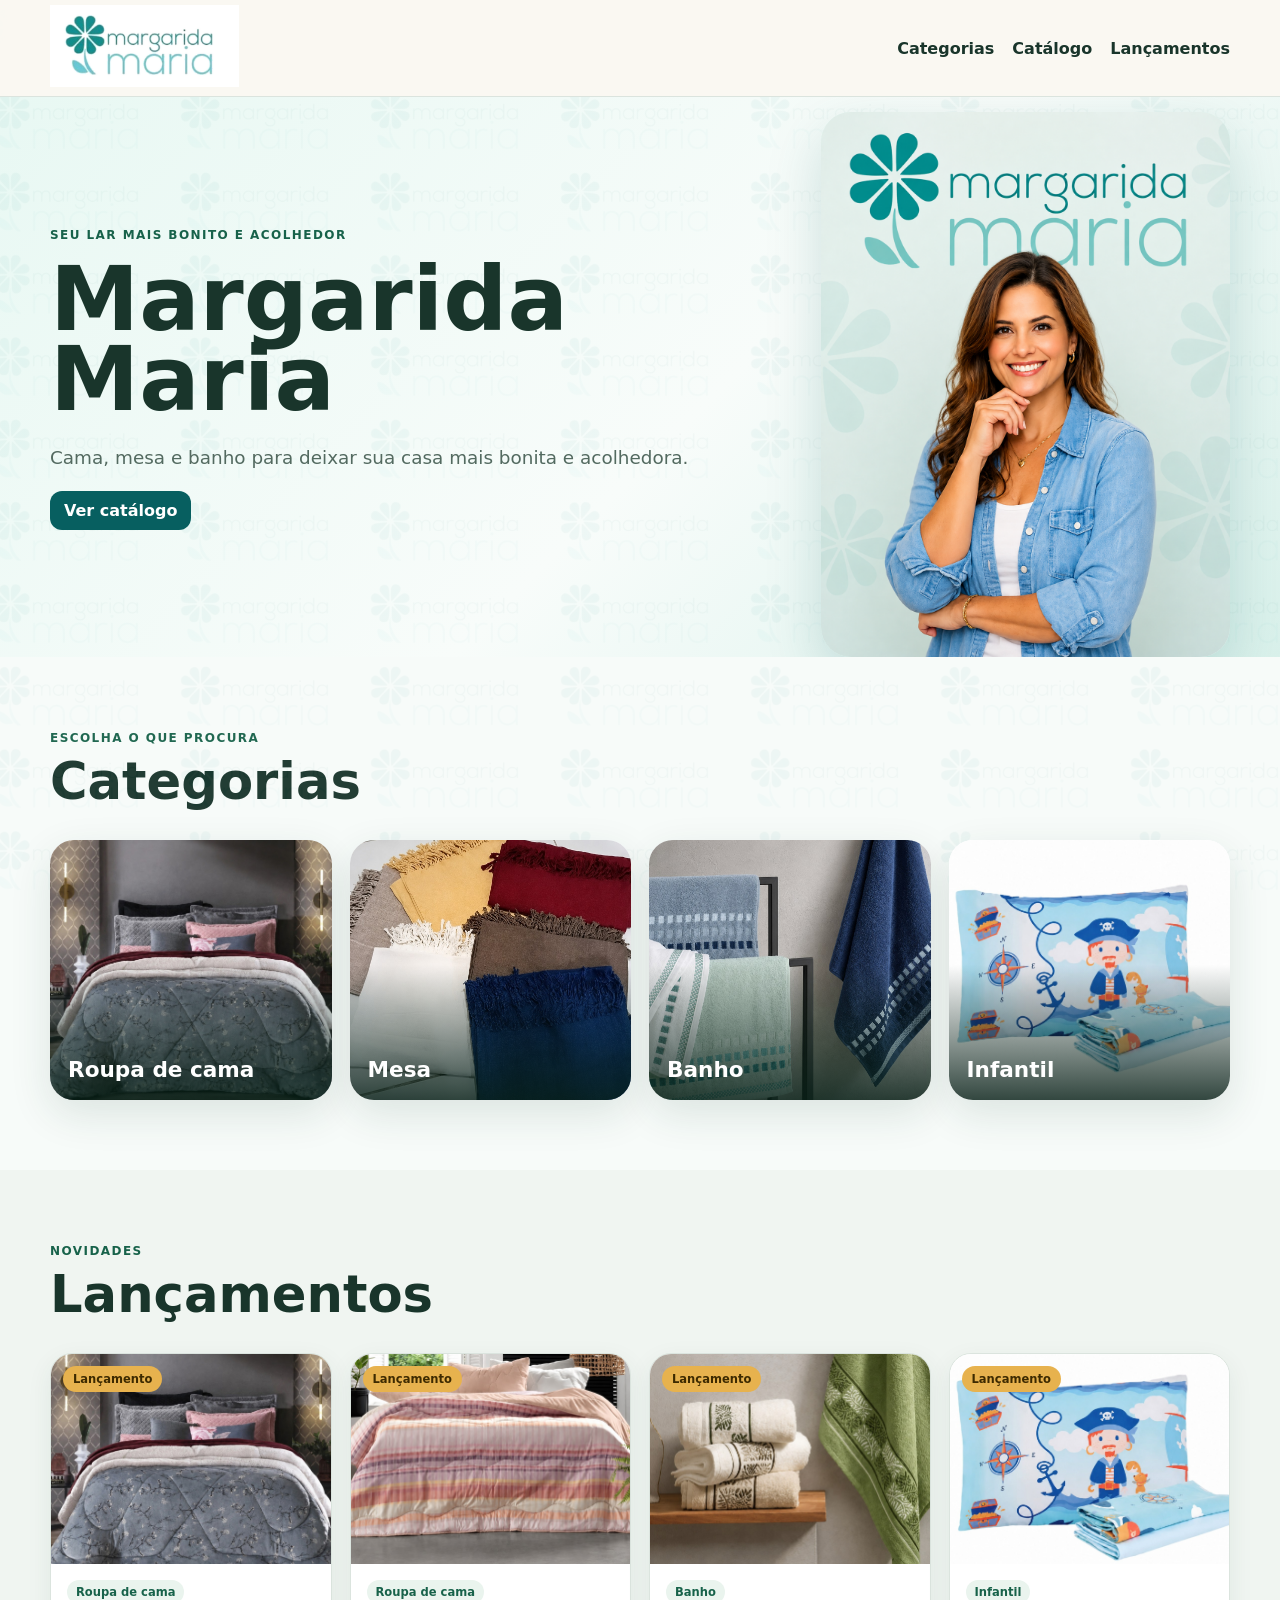
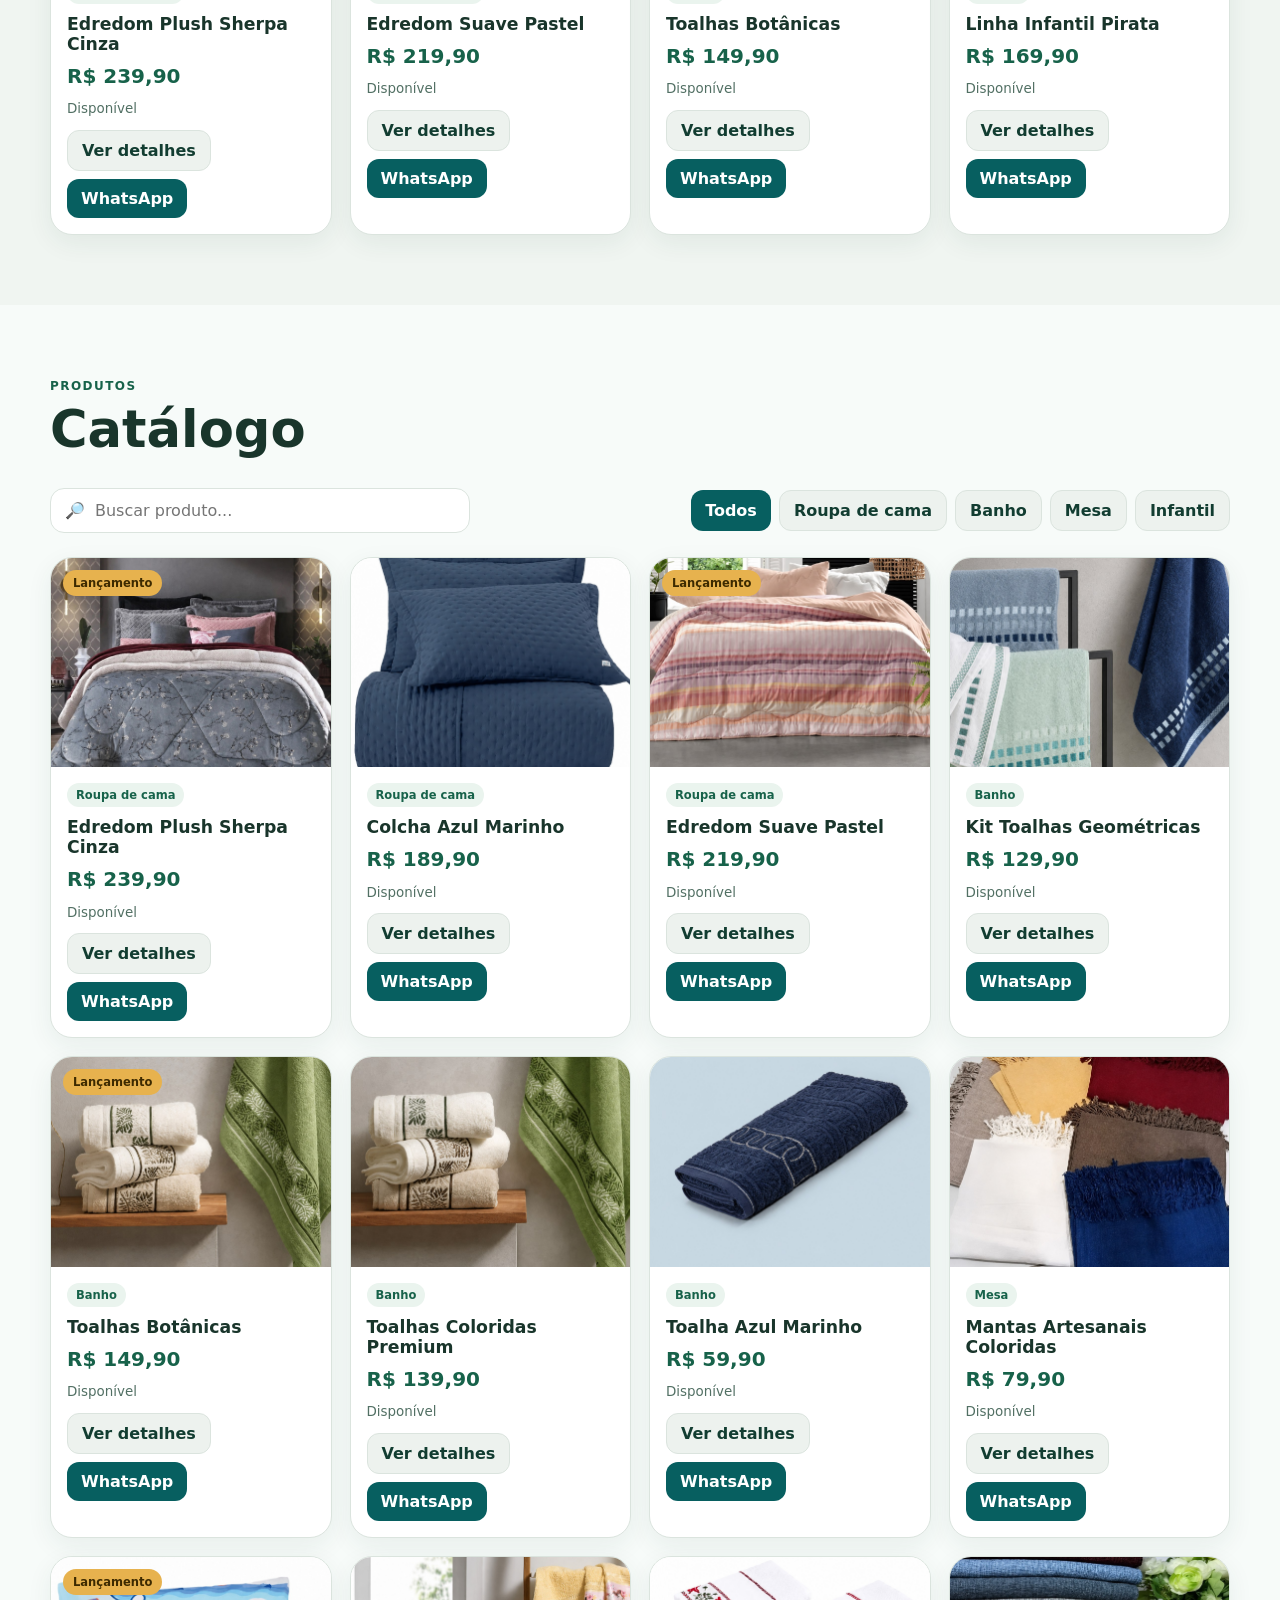
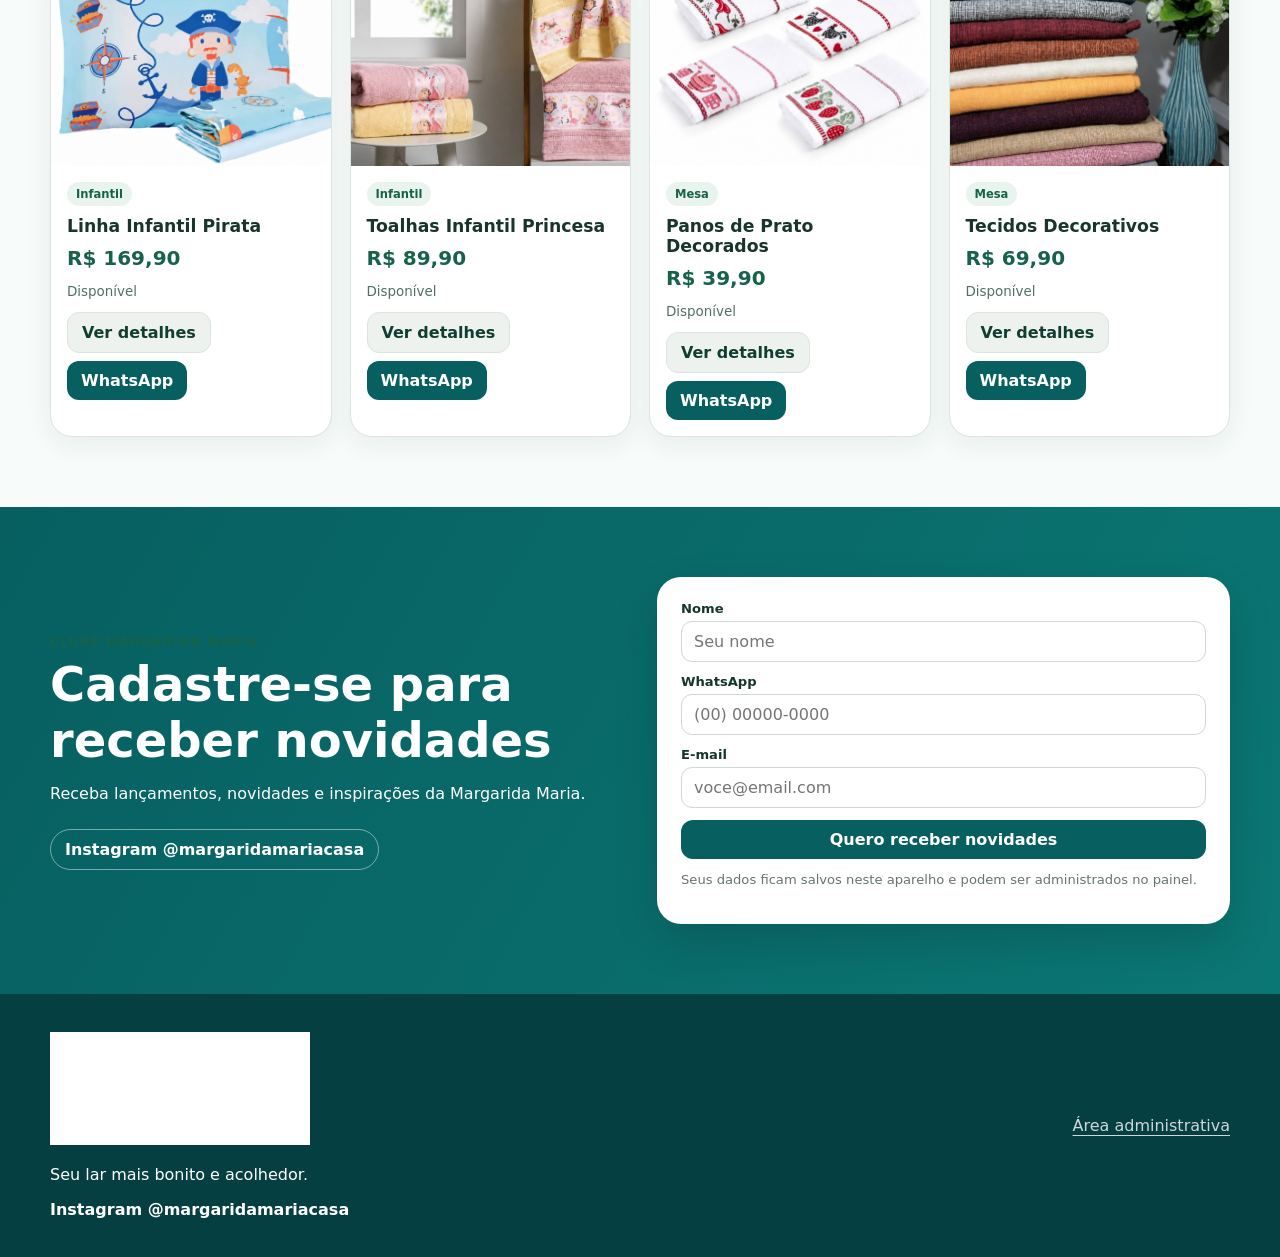
<file: index.html>
<!doctype html><html lang="pt-BR"><head><meta charset="utf-8"><meta name="viewport" content="width=device-width,initial-scale=1,viewport-fit=cover"><meta name="theme-color" content="#17624a"><meta name="description" content="Margarida Maria - Cama, Mesa e Banho"><title>Margarida Maria | Cama, Mesa e Banho</title><link rel="manifest" href="manifest.json"><link rel="icon" href="favicon.png"><link rel="apple-touch-icon" href="icon-192.png"><link rel="stylesheet" href="styles.css"></head><body>
<header class="topbar"><div class="container nav"><a class="brand" href="./"><img src="logo-margarida-maria.png" alt="Margarida Maria"></a><nav class="navlinks"><a href="#categorias">Categorias</a><a href="#catalogo">Catálogo</a><a href="#lancamentos">Lançamentos</a><a href="#historias" id="storiesNav" hidden>Histórias</a><button class="install-top" id="installTop" hidden>⬇ Instalar app</button></nav></div></header>
<main><section class="hero"><div class="container hero-grid"><div class="hero-copy"><span class="eyebrow">Seu lar mais bonito e acolhedor</span><h1 id="heroTitle">Margarida Maria</h1><p id="heroText">Cama, mesa e banho para deixar sua casa mais bonita e acolhedora.</p><a class="btn primary" href="#catalogo">Ver catálogo</a></div><div class="hero-maria branded-maria"><img src="maria-logo.png" alt="Maria - Margarida Maria"></div></div></section>
<section class="section" id="categorias"><div class="container"><div class="section-head"><div><span class="eyebrow">Escolha o que procura</span><h2>Categorias</h2></div></div><div class="category-photo-grid" id="categoryPhotoGrid"></div></div></section>
<section class="section soft" id="lancamentos"><div class="container"><div class="section-head"><div><span class="eyebrow">Novidades</span><h2>Lançamentos</h2></div></div><div class="grid" id="launchGrid"></div></div></section>
<section class="section stories-section" id="historias" hidden><div class="container"><div class="section-head"><div><span class="eyebrow">Histórias com a Maria</span><h2>Um problema, uma ideia, um lar mais bonito</h2><p class="muted">Histórias rápidas em que a Maria ajuda clientes a encontrar peças para cada momento.</p></div></div><div id="storiesGrid" class="stories-grid"></div></div></section>
<section class="section" id="catalogo"><div class="container"><div class="section-head"><div><span class="eyebrow">Produtos</span><h2>Catálogo</h2></div></div><div class="catalog-tools"><label class="search">🔎 <input id="searchInput" type="search" placeholder="Buscar produto..."></label><div id="categoryFilters" class="filters"></div></div><div class="grid" id="productGrid"></div></div></section>
<section class="section client-signup" id="cadastro"><div class="container signup-grid"><div><span class="eyebrow">Clube Margarida Maria</span><h2>Cadastre-se para receber novidades</h2><p>Receba lançamentos, novidades e inspirações da Margarida Maria.</p><a class="instagram-link" href="https://www.instagram.com/margaridamariacasa?igsh=MW93OTB4bXdwNjh5Zg==" target="_blank" rel="noopener">Instagram @margaridamariacasa</a></div><form id="clientForm" class="signup-card"><div class="field"><label>Nome</label><input id="clientName" required placeholder="Seu nome"></div><div class="field"><label>WhatsApp</label><input id="clientPhone" placeholder="(00) 00000-0000"></div><div class="field"><label>E-mail</label><input id="clientEmail" type="email" placeholder="voce@email.com"></div><button class="btn primary full-btn" type="submit">Quero receber novidades</button><p class="small muted">Seus dados ficam salvos neste aparelho e podem ser administrados no painel.</p></form></div></section>
</main>
<footer class="footer"><div class="container footer-row"><div><img class="footer-logo" src="logo-margarida-maria.png" alt="Margarida Maria"><p>Seu lar mais bonito e acolhedor.</p><a class="footer-social" href="https://www.instagram.com/margaridamariacasa?igsh=MW93OTB4bXdwNjh5Zg==" target="_blank" rel="noopener">Instagram @margaridamariacasa</a></div><a class="admin-entry" href="admin.html">Área administrativa</a></div></footer>
<div class="modal" id="productModal"><div class="modal-box product-modal-box"><button class="modal-close" id="modalClose">×</button><div id="modalContent"></div></div></div><div class="zoom-viewer" id="zoomViewer"><button class="zoom-close" id="zoomClose">×</button><img id="zoomImage"><div class="zoom-hint">Clique fora para fechar</div></div><div class="toast" id="toast"></div>

<script src="supabase-config.js"></script>
<script src="supabase-stories.js"></script>
<script src="data.js"></script>
<script src="supabase-products.js"></script>
<script src="app.js"></script>
<script src="stories.js"></script>
</body></html>
</file>
<file: styles.css>
:root{--green:#17624a;--deep:#123d31;--cream:#faf8f2;--soft:#f2f6f3;--line:#dbe4de;--muted:#64756d;--danger:#b83c3c;--shadow:0 14px 42px rgba(21,66,50,.12)}*{box-sizing:border-box}html{scroll-behavior:smooth}body{margin:0;font-family:Inter,ui-sans-serif,system-ui,-apple-system,Segoe UI,sans-serif;color:#19352b;background:var(--cream)}button,input,textarea,select{font:inherit}a{text-decoration:none;color:inherit}.container{width:min(1180px,calc(100% - 32px));margin:auto}.topbar{position:sticky;top:0;z-index:50;background:rgba(250,248,242,.94);backdrop-filter:blur(12px);border-bottom:1px solid var(--line)}.nav{min-height:96px;display:flex;align-items:center;justify-content:space-between;gap:20px}.brand img{height:82px;max-width:340px;object-fit:contain}.navlinks{display:flex;align-items:center;gap:18px;font-weight:750}.install-top{border:0;border-radius:999px;background:var(--green);color:white;padding:11px 16px;font-weight:800;cursor:pointer}.hero{background:linear-gradient(135deg,#fff 0%,#eef6f1 100%);overflow:hidden}.hero-grid{display:grid;grid-template-columns:1.1fr .9fr;align-items:center;min-height:560px;position:relative}.hero-copy{padding:70px 0}.eyebrow{display:inline-block;text-transform:uppercase;letter-spacing:.12em;font-size:.75rem;font-weight:900;color:var(--green)}.hero h1{font-size:clamp(3rem,7vw,6.8rem);line-height:.9;margin:16px 0 22px}.hero p{font-size:1.15rem;line-height:1.7;color:#536a60;max-width:650px}.hero-maria{align-self:end;justify-self:end;display:flex;justify-content:flex-end}.hero-maria img{display:block;width:min(470px,44vw);max-height:545px;object-fit:contain;object-position:right bottom}.section{padding:70px 0}.soft{background:#f0f5f1}.section-head{display:flex;justify-content:space-between;align-items:end;margin-bottom:24px}.section-head h2{font-size:clamp(2rem,4vw,3.2rem);margin:5px 0}.category-photo-grid{display:grid;grid-template-columns:repeat(4,1fr);gap:18px}.category-photo-card{border:0;border-radius:24px;overflow:hidden;position:relative;box-shadow:var(--shadow);padding:0;cursor:pointer;min-height:260px;background:white}.category-photo-card img{width:100%;height:100%;aspect-ratio:4/3;object-fit:cover;display:block;transition:.3s transform}.category-photo-card:hover img{transform:scale(1.04)}.category-photo-card:after{content:"";position:absolute;inset:0;background:linear-gradient(transparent 48%,rgba(6,31,22,.82))}.category-photo-card span{position:absolute;z-index:2;left:18px;bottom:18px;color:white;font-size:1.35rem;font-weight:900}.catalog-tools{display:flex;gap:14px;align-items:center;justify-content:space-between;flex-wrap:wrap;margin-bottom:24px}.search{display:flex;align-items:center;gap:8px;background:white;border:1px solid var(--line);border-radius:14px;padding:11px 14px;min-width:min(420px,100%)}.search input{border:0;outline:0;background:transparent;width:100%}.filters{display:flex;gap:8px;flex-wrap:wrap}.grid{display:grid;grid-template-columns:repeat(4,1fr);gap:18px}.card{background:white;border:1px solid var(--line);border-radius:22px;overflow:hidden;box-shadow:0 8px 26px rgba(32,72,56,.07);cursor:pointer}.image-wrap{position:relative;background:#f4f5f2}.image-wrap img{width:100%;aspect-ratio:4/3;object-fit:cover;display:block}.launch-badge,.launch-inline{background:#e7b24e;color:#3d2a00;border-radius:999px;padding:6px 10px;font-size:.72rem;font-weight:900}.launch-badge{position:absolute;top:12px;left:12px;z-index:2}.card-body{padding:16px}.chip{display:inline-block;background:#eaf4ee;color:var(--green);border-radius:999px;padding:5px 9px;font-size:.72rem;font-weight:850}.card h3{font-size:1.08rem;margin:10px 0}.price{font-size:1.25rem;font-weight:900;color:var(--green)}.price.big{font-size:2rem}.availability{font-size:.84rem;color:#527064}.availability.out{color:var(--danger)}.card-actions,.actions{display:flex;gap:8px;flex-wrap:wrap}.btn{border:0;border-radius:12px;padding:10px 14px;font-weight:800;cursor:pointer;display:inline-flex;align-items:center;justify-content:center}.btn.primary{background:var(--green);color:white}.btn.secondary{background:#edf2ee;color:var(--deep);border:1px solid var(--line)}.btn.danger{background:#fee8e8;color:#a32828}.btn.tiny{padding:7px 9px;font-size:.78rem}.btn:disabled{opacity:.45}.footer{background:var(--deep);color:white;padding:38px 0}.footer-row{display:flex;justify-content:space-between;align-items:center}.footer-logo{width:260px;filter:brightness(0) invert(1)}.admin-entry{opacity:.8}.modal{position:fixed;inset:0;display:none;align-items:center;justify-content:center;background:rgba(6,22,16,.72);padding:20px;z-index:100}.modal.open{display:flex}.modal-box{position:relative;background:white;border-radius:24px;max-height:92vh;overflow:auto;width:min(1000px,100%);padding:24px}.modal-close{position:absolute;right:14px;top:12px;width:42px;height:42px;border:0;border-radius:50%;font-size:1.5rem;cursor:pointer;z-index:2}.product-detail{display:grid;grid-template-columns:1.08fr .92fr;gap:28px}.product-main-image{width:100%;aspect-ratio:1/1;object-fit:contain;background:#f4f5f2;border-radius:18px;cursor:zoom-in}.product-thumbs{display:grid;grid-template-columns:repeat(5,1fr);gap:8px;margin-top:9px}.product-thumb{border:2px solid transparent;background:white;border-radius:10px;padding:0;overflow:hidden}.product-thumb.active{border-color:var(--green)}.product-thumb img{width:100%;aspect-ratio:1/1;object-fit:cover;display:block}.product-info{padding:10px}.product-description{white-space:pre-line;line-height:1.65;color:#50665d}.zoom-help{font-size:.8rem;color:var(--muted)}.zoom-viewer{display:none;position:fixed;inset:0;background:rgba(0,0,0,.94);z-index:150;align-items:center;justify-content:center;padding:24px}.zoom-viewer.open{display:flex}.zoom-viewer img{max-width:94vw;max-height:90vh;object-fit:contain;cursor:zoom-out}.zoom-close{position:absolute;top:15px;right:15px;width:46px;height:46px;border:0;border-radius:50%;font-size:1.7rem}.zoom-hint{position:absolute;bottom:15px;color:white}.toast{position:fixed;left:50%;bottom:25px;transform:translate(-50%,30px);opacity:0;background:var(--deep);color:#fff;padding:12px 18px;border-radius:999px;transition:.2s;z-index:200}.toast.show{opacity:1;transform:translate(-50%,0)}.empty-state{grid-column:1/-1;padding:35px;text-align:center;border:1px dashed var(--line);border-radius:18px}.muted{color:var(--muted)}.small{font-size:.82rem}.mt10{margin-top:10px}.mt16{margin-top:16px}.full-btn{width:100%}.field label{display:block;font-size:.82rem;font-weight:800;margin-bottom:5px}.field input,.field textarea,.field select{width:100%;border:1px solid #cdd9d2;border-radius:11px;padding:10px 12px;background:#fff}.form-grid{display:grid;grid-template-columns:1fr 1fr;gap:12px}.form-grid .full{grid-column:1/-1}.check-row{display:flex;align-items:center;gap:8px;margin:8px 0}.notice{padding:13px;border-radius:12px;background:#fff5d4;border:1px solid #ebd687;color:#634c00}.login-page{min-height:100vh;display:grid;place-items:center;padding:20px}.login-card{width:min(450px,100%);background:white;padding:28px;border-radius:24px;box-shadow:var(--shadow)}.login-card>img{display:block;width:260px;margin:0 auto 20px}.login-card h1{text-align:center}.back-link,.link-button{display:block;margin:14px auto 0;text-align:center;color:var(--green);font-weight:750}.link-button{background:none;border:0;cursor:pointer}.admin-shell{display:grid;grid-template-columns:270px minmax(0,1fr);min-height:100vh}.sidebar{background:var(--deep);color:white;padding:24px 16px;position:sticky;top:0;height:100vh;overflow:auto}.sidebar>img{width:210px;filter:brightness(0) invert(1);margin:0 auto 24px;display:block}.side-link{display:block;padding:11px 13px;border-radius:10px;margin:4px 0;color:#e8f2ed;cursor:pointer}.side-link:hover,.side-link.active{background:rgba(255,255,255,.12)}.mobile-menu-btn{display:none;width:100%;padding:10px;border-radius:10px;background:transparent;color:white;border:1px solid rgba(255,255,255,.3)}.admin-main{padding:30px;min-width:0}.admin-title{display:flex;justify-content:space-between;align-items:center;gap:15px;margin-bottom:20px}.admin-title h1{margin:4px 0;font-size:clamp(1.8rem,4vw,2.8rem)}.kpis{display:grid;grid-template-columns:repeat(4,1fr);gap:14px}.kpi,.settings-card{background:white;border:1px solid var(--line);border-radius:18px;padding:18px}.kpi span{color:var(--muted)}.kpi strong{display:block;font-size:1.9rem}.admin-section{margin-top:28px}.table-wrap{overflow:auto;background:white;border:1px solid var(--line);border-radius:18px}.table{width:100%;border-collapse:collapse;min-width:850px}.table th,.table td{padding:12px;border-bottom:1px solid var(--line);text-align:left}.table-thumb{width:58px;height:58px;object-fit:cover;border-radius:10px}.table-actions{display:flex;gap:6px}.product-editor{display:grid;grid-template-columns:310px 1fr;gap:20px;background:white;border:1px solid var(--line);border-radius:20px;padding:18px}.image-editor>img{width:100%;aspect-ratio:1/1;object-fit:cover;border-radius:16px}.admin-image-gallery{display:grid;grid-template-columns:repeat(3,1fr);gap:7px;margin-top:10px}.admin-image-item{position:relative;border:2px solid transparent;border-radius:10px;padding:2px}.admin-image-item.main{border-color:var(--green)}.admin-image-main{border:0;padding:0;background:transparent}.admin-image-main img{width:100%;aspect-ratio:1/1;object-fit:cover;border-radius:8px}.admin-image-remove{position:absolute;right:3px;top:3px;border:0;background:var(--danger);color:white;width:25px;height:25px;border-radius:50%}.admin-image-item span{position:absolute;bottom:4px;left:4px;background:var(--green);color:white;border-radius:999px;padding:3px 6px;font-size:.65rem}.settings-grid{display:grid;grid-template-columns:repeat(2,1fr);gap:16px}.full-card{grid-column:1/-1}.category-admin-grid{display:grid;grid-template-columns:repeat(4,1fr);gap:14px}.category-admin{background:#f7faf8;border-radius:14px;padding:10px}.category-admin img{width:100%;aspect-ratio:4/3;object-fit:cover;border-radius:10px;margin-bottom:8px}.launch-preview{display:grid;grid-template-columns:180px 1fr 220px;gap:20px;align-items:center;background:white;border:1px dashed #aac1b4;border-radius:18px;padding:18px;margin-top:18px}.launch-preview img.logo{width:170px}.launch-preview img.product{width:220px;height:220px;object-fit:cover;border-radius:14px}.scanner-box{position:relative;background:#000;max-width:720px;aspect-ratio:4/3;border-radius:18px;overflow:hidden}.scanner-box video{width:100%;height:100%;object-fit:cover}.scan-frame{position:absolute;inset:18%;border:2px solid white;border-radius:12px}.scan-line{position:absolute;left:18%;right:18%;top:50%;height:2px;background:#42ff9a}.scanner-result{display:grid;grid-template-columns:160px 1fr;gap:18px;background:white;border:1px solid var(--line);border-radius:18px;padding:16px;max-width:720px}.scanner-result img{width:160px;height:160px;object-fit:cover;border-radius:12px}
@media(max-width:1000px){.grid{grid-template-columns:repeat(3,1fr)}.category-admin-grid{grid-template-columns:repeat(2,1fr)}}@media(max-width:800px){.nav{min-height:78px}.brand img{height:64px}.navlinks a{display:none}.hero-grid,.product-detail,.admin-shell,.product-editor{grid-template-columns:1fr}.hero-grid{min-height:auto}.hero-copy{padding:46px 0 20px}.hero-maria{min-height:340px}.hero-maria img{width:min(360px,90vw)}.category-photo-grid{grid-template-columns:repeat(2,1fr)}.grid{grid-template-columns:repeat(2,1fr)}.sidebar{height:auto;position:relative}.sidebar>img{filter:none;width:180px}.mobile-menu-btn{display:block}.sidebar nav{display:none}.sidebar nav.open,.scanner-shell .sidebar nav{display:block}.admin-main{padding:18px}.kpis{grid-template-columns:repeat(2,1fr)}.settings-grid{grid-template-columns:1fr}.full-card{grid-column:auto}.launch-preview{grid-template-columns:1fr;text-align:center}.launch-preview img{margin:auto}}@media(max-width:540px){.container{width:min(100% - 20px,1180px)}.nav{gap:8px}.brand img{height:56px;max-width:205px}.install-top{padding:9px 11px;font-size:.78rem}.hero h1{font-size:3.3rem}.hero-maria{min-height:300px}.category-photo-grid{gap:10px}.category-photo-card{min-height:160px;border-radius:16px}.category-photo-card span{font-size:1rem;left:11px;bottom:11px}.grid,.kpis,.form-grid,.category-admin-grid{grid-template-columns:1fr}.form-grid .full{grid-column:auto}.card-actions{flex-direction:column}.footer-row,.admin-title{align-items:flex-start;flex-direction:column}.footer-logo{width:220px}.product-thumbs{grid-template-columns:repeat(4,1fr)}.modal-box{padding:16px}.scanner-result{grid-template-columns:1fr}.scanner-result img{width:100%;height:auto}}/* V5 identidade Margarida Maria */
:root{--brand-deep:#075f60;--brand:#0b7774;--brand-mid:#27aaa0;--brand-soft:#dff5ef;--brand-pale:#f0fbf8}
.hero{background:linear-gradient(135deg,#e8f8f3 0%,#f8fcfa 55%,#d8f1eb 100%)}
.hero-maria.branded-maria{border-radius:30px;overflow:hidden;box-shadow:0 20px 55px rgba(7,95,96,.18);background:var(--brand-soft)}
.hero-maria.branded-maria img{width:100%;height:100%;object-fit:cover;display:block}
.client-signup{background:linear-gradient(120deg,var(--brand-deep),var(--brand));color:white}
.signup-grid{display:grid;grid-template-columns:1fr 1fr;gap:34px;align-items:center}
.signup-grid h2{font-size:clamp(1.8rem,4vw,3rem);margin:.35rem 0}.signup-card{background:white;color:#17352b;padding:24px;border-radius:24px;box-shadow:0 18px 45px rgba(0,0,0,.15)}
.signup-card .field{margin-bottom:12px}.instagram-link,.footer-social{color:inherit;font-weight:800;text-decoration:none}.instagram-link{display:inline-block;margin-top:10px;padding:10px 14px;border:1px solid rgba(255,255,255,.45);border-radius:999px}
.footer{background:#063f42;color:white}.footer a{color:white}.admin-entry{background:var(--brand-mid)!important;color:#063f42!important;border:0!important}.btn.primary{background:var(--brand-deep);border-color:var(--brand-deep)}
.admin-quick-grid{display:grid;grid-template-columns:repeat(3,minmax(0,1fr));gap:16px;margin:22px 0}.admin-quick{border:1px solid #cce7df;background:linear-gradient(145deg,#fff,var(--brand-pale));border-radius:20px;padding:20px;text-align:left;cursor:pointer;color:#17352b;box-shadow:0 8px 22px rgba(7,95,96,.08)}.admin-quick:hover{transform:translateY(-2px)}.admin-quick .qicon{display:block;font-size:1.8rem;margin-bottom:9px}.admin-quick strong{display:block;font-size:1rem}.admin-quick small{display:block;margin-top:5px;color:#55736a}.sidebar{background:linear-gradient(180deg,#063f42,#075f60)}
@media(max-width:800px){.signup-grid{grid-template-columns:1fr}.admin-quick-grid{grid-template-columns:1fr 1fr}}
@media(max-width:480px){.admin-quick-grid{grid-template-columns:1fr}}

/* V5 preservada — Histórias da Maria */
.footer .admin-entry{background:transparent!important;color:white!important;border:0!important;padding:6px 0!important;box-shadow:none!important;border-radius:0!important;text-decoration:underline;text-underline-offset:4px}
.stories-section{background:#fffaf2}
.stories-grid{display:grid;gap:26px}
.story-card{background:white;border:1px solid var(--line);border-radius:26px;padding:24px;box-shadow:var(--shadow)}
.story-card-head{max-width:760px;margin-bottom:18px}.story-card-head h3{font-size:clamp(1.7rem,3vw,2.6rem);margin:6px 0 8px}.story-card-head p{color:var(--muted);line-height:1.6}
.comic-strip{display:grid;grid-template-columns:1fr 1fr 1fr;gap:14px;align-items:stretch}.comic-panel{position:relative;background:#f7faf8;border:2px solid #d9e9e2;border-radius:22px;padding:14px;min-height:310px;overflow:hidden}.comic-panel.client{background:#fff8ed}.comic-panel.maria{background:#edf8f3}.comic-panel.products{background:#f7f6fb}.comic-scene{height:165px;display:flex;align-items:center;justify-content:center;border-radius:16px;overflow:hidden;background:white}.comic-scene img{width:100%;height:100%;object-fit:cover}.scene-placeholder{font-size:4rem}.comic-maria{display:block;width:100%;height:165px;object-fit:contain;object-position:center bottom}.speech{position:relative;background:white;border:2px solid #cfe3da;border-radius:18px;padding:12px 14px;margin-top:12px;box-shadow:0 6px 18px rgba(16,65,49,.08)}.speech:before{content:"";position:absolute;top:-10px;left:22px;width:16px;height:16px;background:white;border-left:2px solid #cfe3da;border-top:2px solid #cfe3da;transform:rotate(45deg)}.speech strong{color:var(--green)}.speech p{margin:5px 0 0;line-height:1.45}.comic-products{display:grid;gap:9px;margin-top:12px}.story-product{display:grid;grid-template-columns:62px 1fr;gap:10px;align-items:center;border:1px solid var(--line);background:white;border-radius:14px;padding:7px;text-align:left;cursor:pointer;color:inherit}.story-product img{width:62px;height:62px;object-fit:cover;border-radius:10px}.story-product span{font-weight:800}
.story-admin-list{display:grid;gap:12px;margin-top:16px}.story-admin-card{display:grid;grid-template-columns:92px 1fr auto;gap:14px;align-items:center;background:white;border:1px solid var(--line);border-radius:18px;padding:12px}.story-admin-thumb{width:92px;height:82px;border-radius:14px;background:#f4f7f5;display:flex;align-items:center;justify-content:center;overflow:hidden;font-size:2.5rem}.story-admin-thumb img{width:100%;height:100%;object-fit:cover}.story-admin-copy h3{margin:6px 0}.story-admin-copy p{margin:0 0 5px;color:var(--muted)}.story-editor-grid{display:grid;grid-template-columns:minmax(0,1.05fr) minmax(360px,.95fr);gap:20px;align-items:start}.story-product-picker{display:grid;grid-template-columns:1fr 1fr;gap:8px;max-height:340px;overflow:auto;padding:4px}.story-product-option{display:grid;grid-template-columns:auto 54px 1fr;align-items:center;gap:8px;background:#f8faf9;border:1px solid var(--line);border-radius:12px;padding:7px;cursor:pointer}.story-product-option img{width:54px;height:54px;object-fit:cover;border-radius:9px}.story-product-option span{display:grid}.story-product-option small{color:var(--muted)}.story-image-mini{margin-top:10px;min-height:70px;border:1px dashed var(--line);border-radius:12px;display:flex;align-items:center;justify-content:center;color:var(--muted);overflow:hidden}.story-image-mini img{width:100%;max-height:220px;object-fit:cover}.story-publish-row{display:flex;align-items:end;justify-content:space-between;gap:12px;margin-top:14px}.story-order{width:110px}.story-preview-card{position:sticky;top:20px}.story-preview-title{margin-bottom:12px}.story-preview-title h2{margin:5px 0}.comic-strip.preview{grid-template-columns:1fr}.comic-strip.preview .comic-panel{min-height:auto}.comic-strip.preview .comic-panel.products{min-height:180px}
@media(max-width:900px){.comic-strip{grid-template-columns:1fr}.story-editor-grid{grid-template-columns:1fr}.story-preview-card{position:static}.story-product-picker{grid-template-columns:1fr}}
@media(max-width:560px){.story-card{padding:14px;border-radius:20px}.comic-panel{min-height:auto}.story-admin-card{grid-template-columns:70px 1fr}.story-admin-thumb{width:70px;height:70px}.story-admin-actions{grid-column:1/-1}.story-admin-actions .btn{width:100%}.story-publish-row{align-items:stretch;flex-direction:column}.story-order{width:100%}}
[hidden]{
  display:none !important;
}

/* Catálogo — Histórias em destaque, sem ficar gigante */
.stories-section>.container>.section-head{display:none}
.stories-section{padding:44px 0;background:#f5f9f7}
.stories-grid{width:min(780px,100%);margin:0 auto;gap:24px}
.story-card.story-card-catalog{padding:16px;border-radius:22px;box-shadow:0 10px 30px rgba(21,66,50,.10)}
.story-card-catalog .story-card-head{max-width:none;margin:0 0 12px;text-align:center}
.story-card-catalog .story-card-head h3{font-size:clamp(1.35rem,2.5vw,1.9rem);line-height:1.2;margin:0;color:var(--deep)}
.story-comic-button{display:block;width:100%;border:0;background:transparent;padding:0;cursor:zoom-in;border-radius:16px;overflow:hidden}
.story-comic-image{display:block;max-width:100%;width:100%;height:auto;max-height:680px;object-fit:contain;margin:auto;background:white;border-radius:16px}
@media(max-width:560px){
  .stories-section{padding:30px 0}
  .story-card.story-card-catalog{padding:10px;border-radius:18px}
  .story-card-catalog .story-card-head h3{font-size:1.3rem}
  .story-comic-image{max-height:none}
}
body{
  position: relative;
  background: #f7fbf9;
}

body::before{
  content: "";
  position: fixed;
  inset: 0;
  background-image: url("logo-margarida-maria.png");
  background-repeat: repeat;
  background-position: center;
  background-size: 190px auto;
  opacity: 0.045;
  pointer-events: none;
  z-index: 0;
}
</file>
